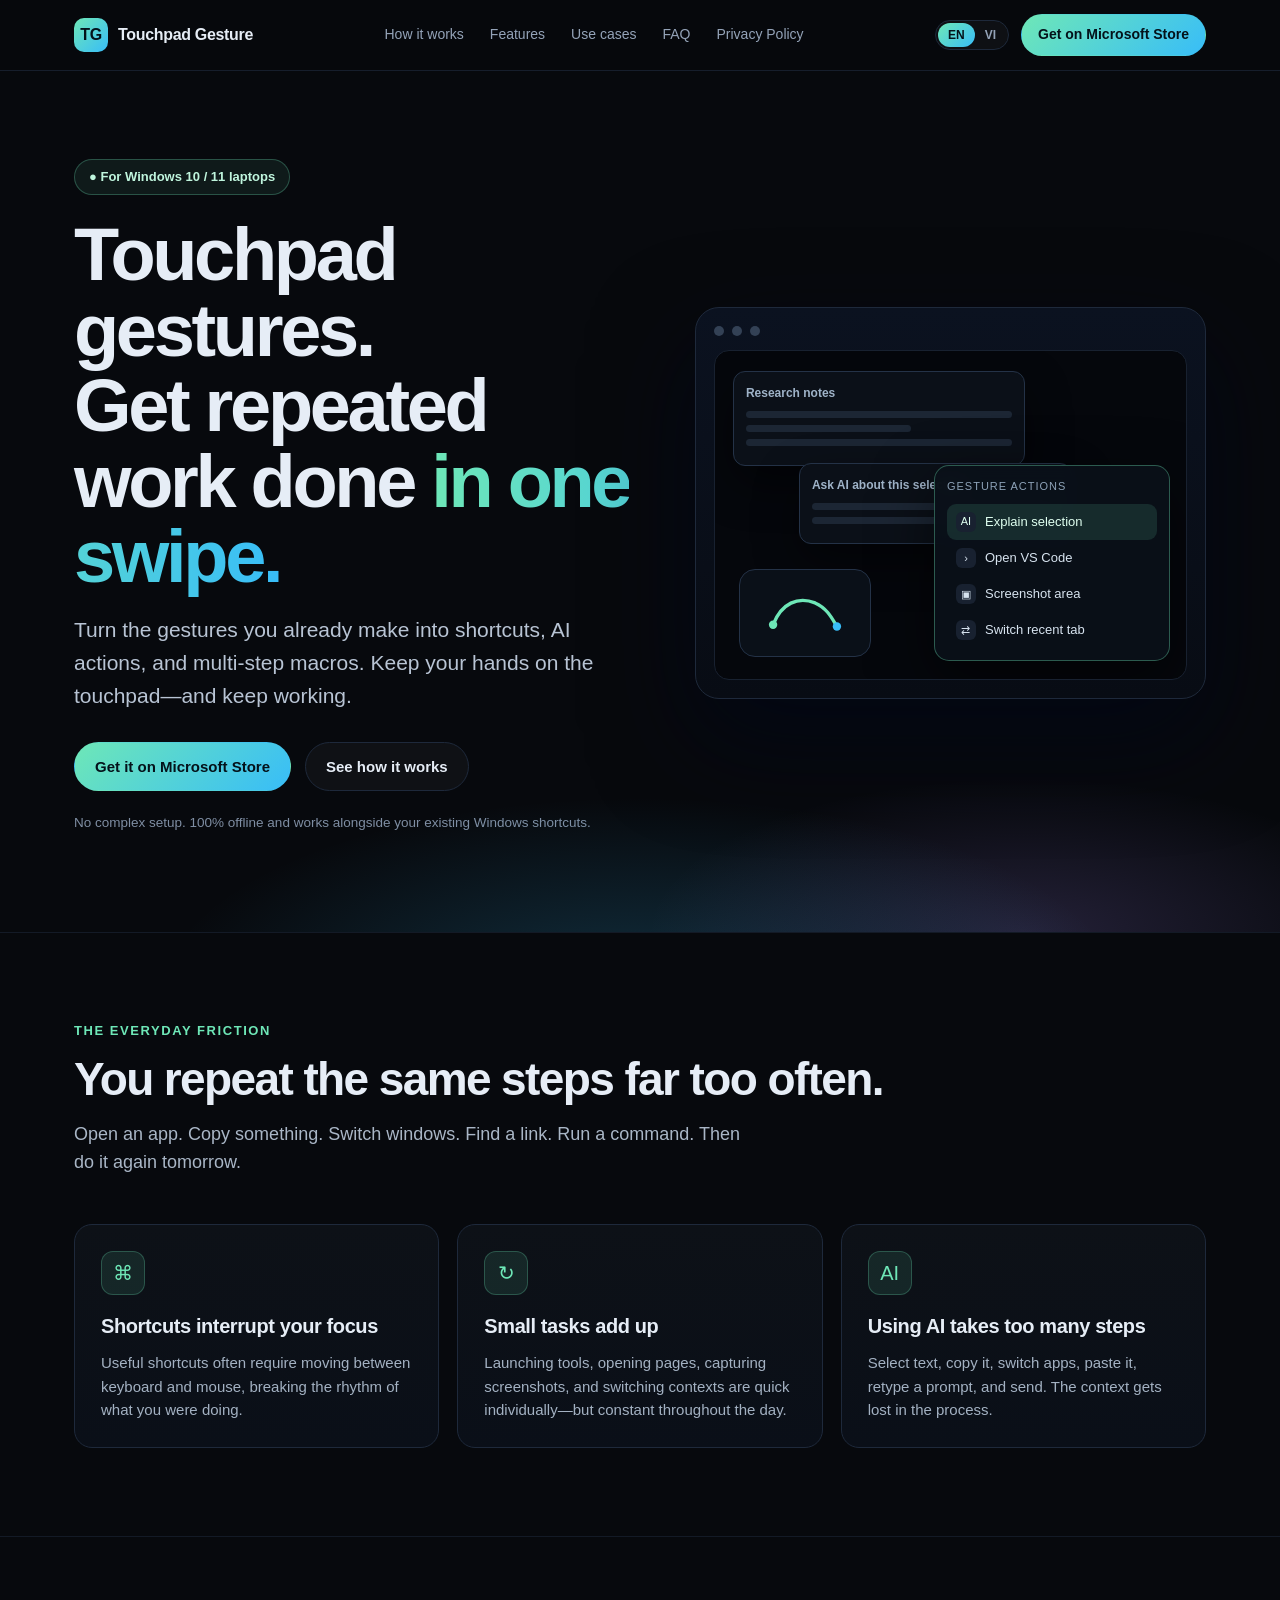
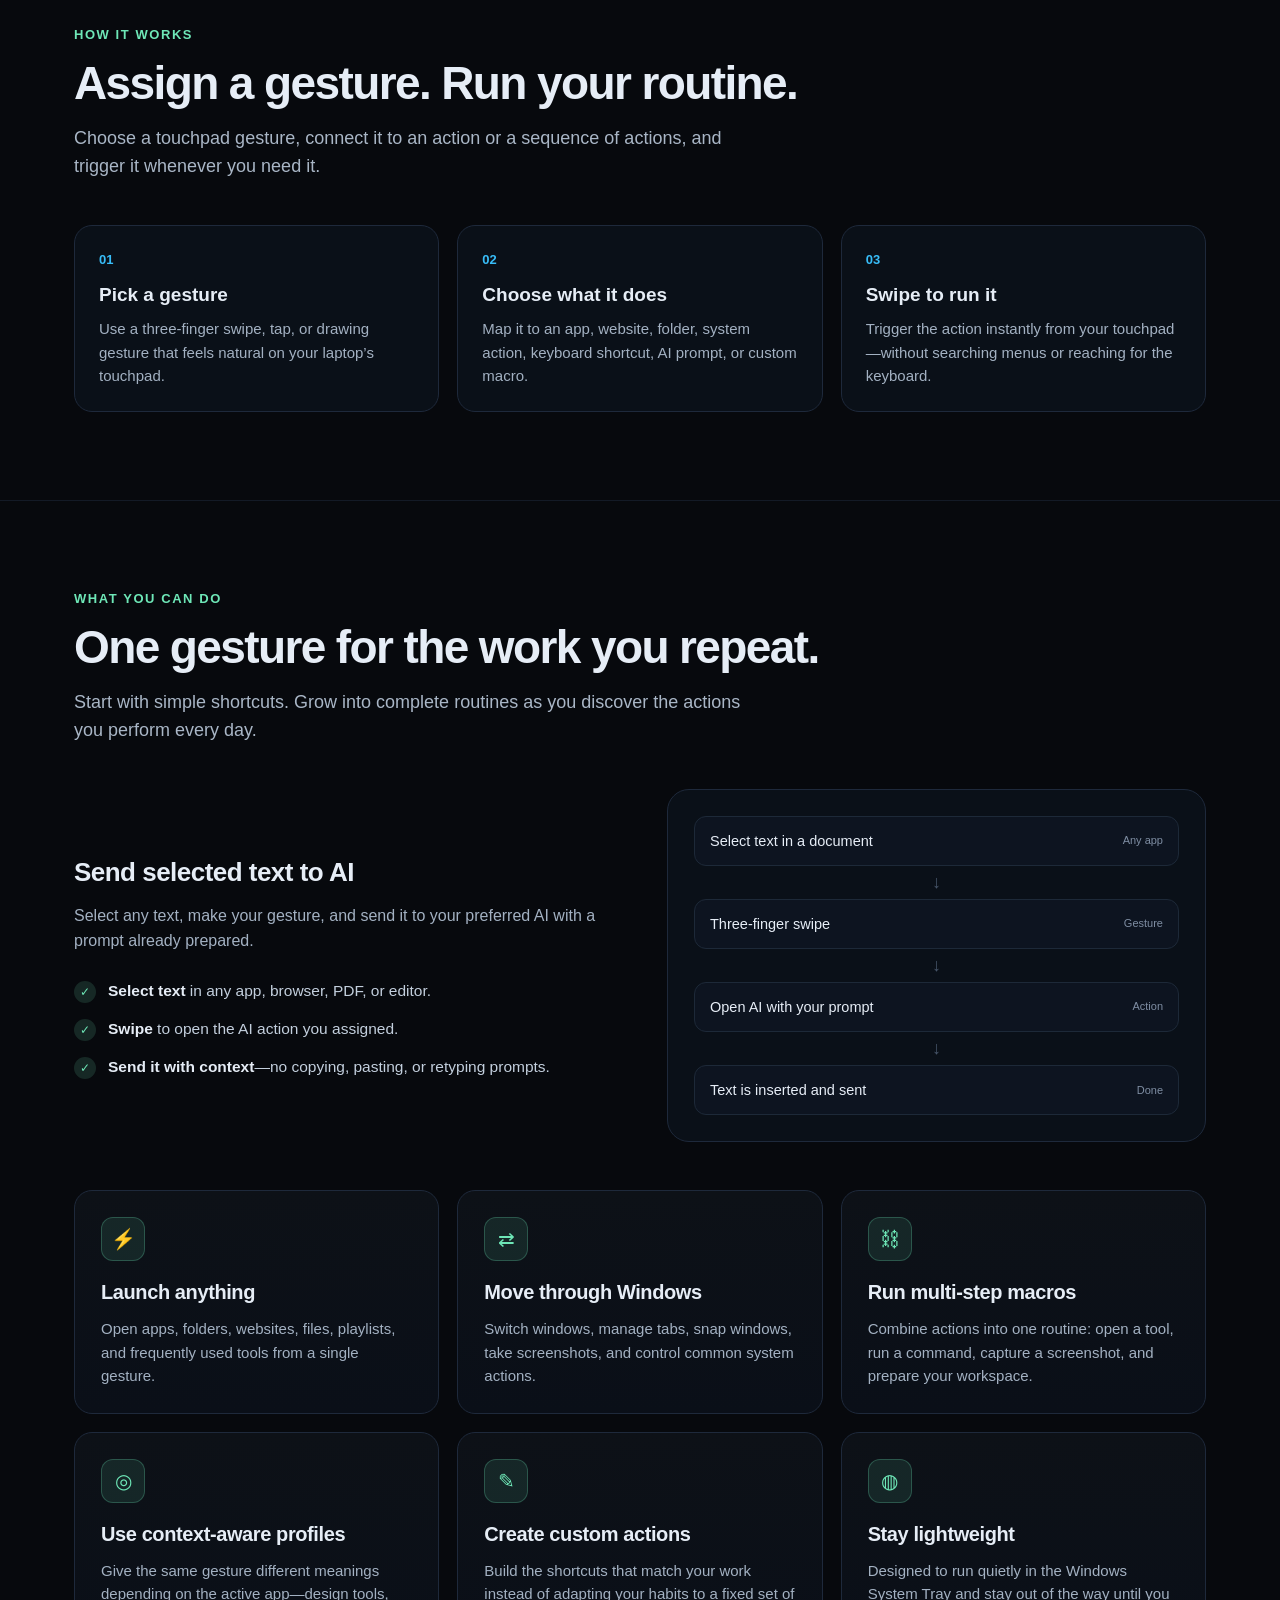
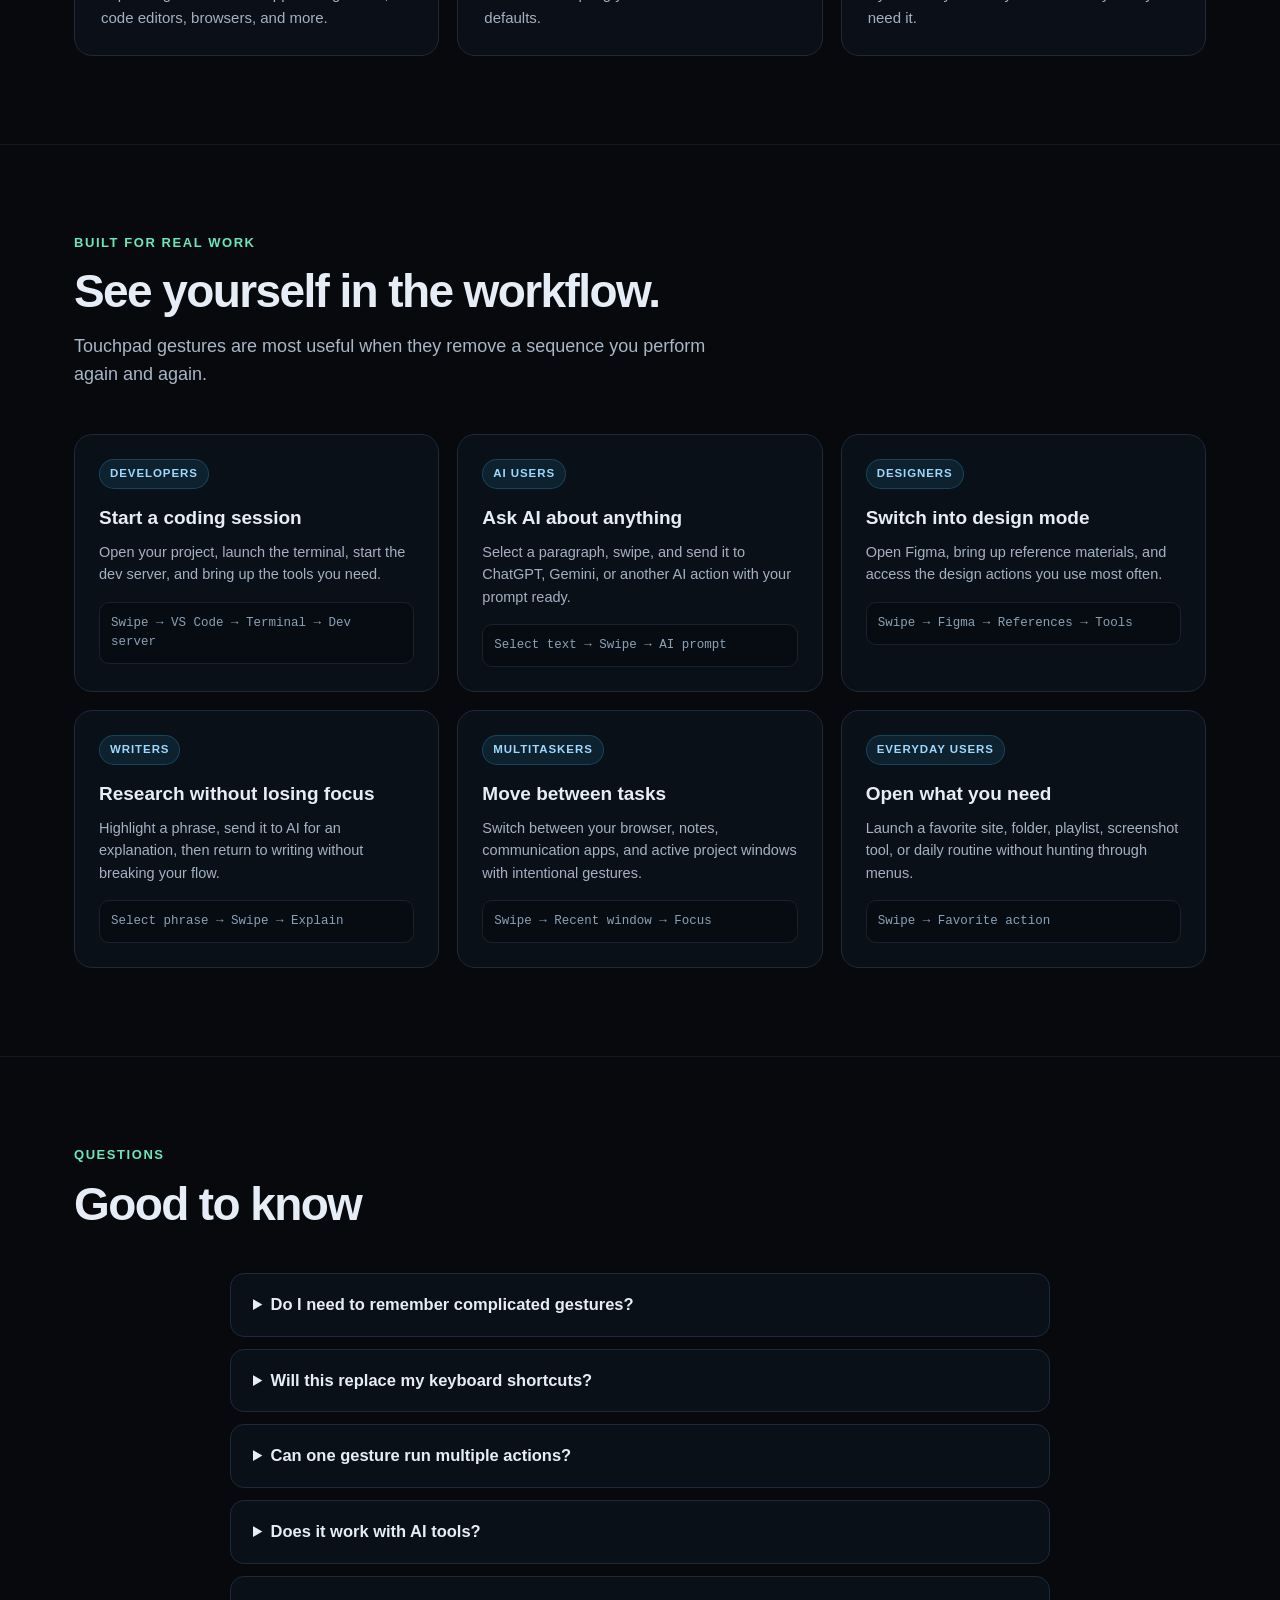
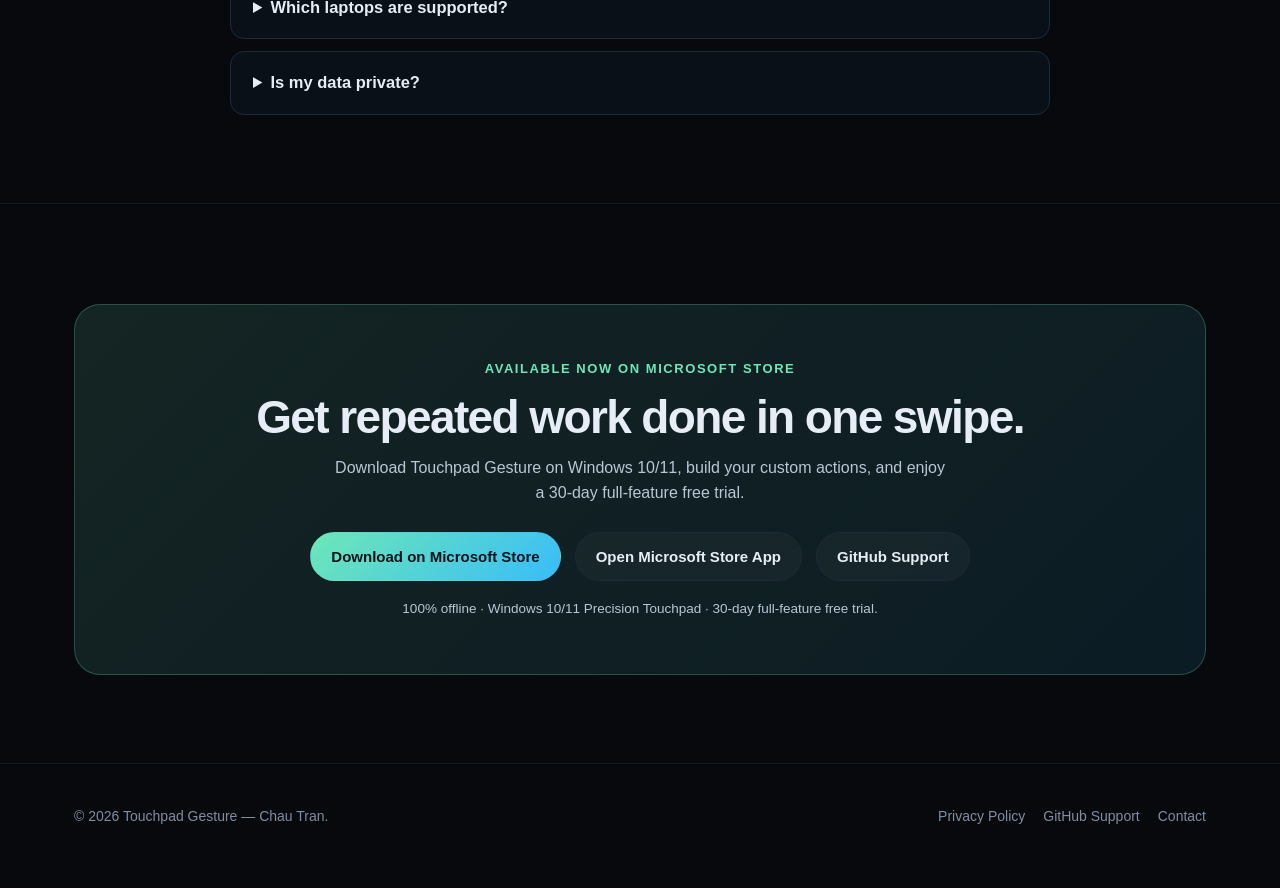
<file: index.html>
<!doctype html>
<html lang="en">
<head>
  <meta charset="utf-8" />
  <meta name="viewport" content="width=device-width,initial-scale=1" />
  <title>Touchpad Gesture — Get repeated work done in one swipe</title>
  <meta name="description" content="Assign touchpad gestures to apps, shortcuts, AI actions, and multi-step macros on Windows 10/11. Get repeated work done in one swipe—without leaving your touchpad." />
  <link rel="stylesheet" href="assets/landing.css" />
</head>
<body>

<header>
  <div class="container nav">
    <a class="brand" href="#top"><span class="mark">TG</span> <span>Touchpad Gesture</span></a>
    <nav class="nav-links" aria-label="Primary">
      <a href="#how" data-i18n="nav_how">How it works</a>
      <a href="#features" data-i18n="nav_features">Features</a>
      <a href="#usecases" data-i18n="nav_usecases">Use cases</a>
      <a href="#faq" data-i18n="nav_faq">FAQ</a>
      <a href="privacy.html" data-i18n="nav_privacy">Privacy Policy</a>
    </nav>
    <div class="nav-actions">
      <div class="lang-switch" role="group" aria-label="Language">
        <button type="button" class="lang-btn" data-lang="en">EN</button>
        <button type="button" class="lang-btn" data-lang="vi">VI</button>
      </div>
      <a class="btn btn-primary btn-sm" href="https://apps.microsoft.com/detail/9NSWQRGSGVLM" target="_blank" rel="noopener noreferrer" data-i18n="nav_cta">Get on Microsoft Store</a>
    </div>
  </div>
</header>

<main id="top">

<section class="hero">
  <div class="glow" aria-hidden="true"></div>
  <div class="container hero-grid">
    <div>
      <span class="pill" data-i18n="hero_pill">● For Windows 10 / 11 laptops</span>
      <h1 data-i18n-html="hero_title_html">Touchpad gestures.<br>Get repeated work done <span class="accent">in one swipe.</span></h1>
      <p class="sub" data-i18n="hero_sub">Turn the gestures you already make into shortcuts, AI actions, and multi-step macros. Keep your hands on the touchpad—and keep working.</p>
      <div class="hero-ctas">
        <a class="btn btn-primary" href="https://apps.microsoft.com/detail/9NSWQRGSGVLM" target="_blank" rel="noopener noreferrer" data-i18n="hero_cta_primary">Get it on Microsoft Store</a>
        <a class="btn btn-ghost" href="#how" data-i18n="hero_cta_secondary">See how it works</a>
      </div>
      <p class="trust" data-i18n="hero_trust">No complex setup. 100% offline and works alongside your existing Windows shortcuts.</p>
    </div>

    <div class="mock" aria-hidden="true">
      <div class="mock-top"><span class="dot"></span><span class="dot"></span><span class="dot"></span></div>
      <div class="mock-screen">
        <div class="window w1">
          <h4 data-i18n="mock_w1">Research notes</h4>
          <div class="bar"></div><div class="bar short"></div><div class="bar"></div>
        </div>
        <div class="window w2">
          <h4 data-i18n="mock_w2">Ask AI about this selection</h4>
          <div class="bar"></div><div class="bar short"></div>
        </div>
        <div class="palette">
          <div class="palette-title" data-i18n="mock_palette_title">Gesture actions</div>
          <div class="action active"><span class="icon-chip">AI</span> <span data-i18n="mock_act_1">Explain selection</span></div>
          <div class="action"><span class="icon-chip">›</span> <span data-i18n="mock_act_2">Open VS Code</span></div>
          <div class="action"><span class="icon-chip">▣</span> <span data-i18n="mock_act_3">Screenshot area</span></div>
          <div class="action"><span class="icon-chip">⇄</span> <span data-i18n="mock_act_4">Switch recent tab</span></div>
        </div>
        <div class="gesture">
          <svg viewBox="0 0 100 64" fill="none">
            <path d="M12 46C22 20 42 12 62 20c14 6 20 18 26 28" stroke="#6ee7b7" stroke-width="4" stroke-linecap="round" />
            <circle cx="12" cy="46" r="5" fill="#6ee7b7" />
            <circle cx="88" cy="48" r="5" fill="#38bdf8" />
          </svg>
        </div>
      </div>
    </div>
  </div>
</section>

<section class="section" id="problem">
  <div class="container">
    <div class="eyebrow" data-i18n="prob_eyebrow">The everyday friction</div>
    <h2 data-i18n="prob_title">You repeat the same steps far too often.</h2>
    <p class="lead" data-i18n="prob_lead">Open an app. Copy something. Switch windows. Find a link. Run a command. Then do it again tomorrow.</p>
    <div class="grid3">
      <div class="card">
        <div class="icon">⌘</div>
        <h3 data-i18n="prob_1_title">Shortcuts interrupt your focus</h3>
        <p data-i18n="prob_1_desc">Useful shortcuts often require moving between keyboard and mouse, breaking the rhythm of what you were doing.</p>
      </div>
      <div class="card">
        <div class="icon">↻</div>
        <h3 data-i18n="prob_2_title">Small tasks add up</h3>
        <p data-i18n="prob_2_desc">Launching tools, opening pages, capturing screenshots, and switching contexts are quick individually—but constant throughout the day.</p>
      </div>
      <div class="card">
        <div class="icon">AI</div>
        <h3 data-i18n="prob_3_title">Using AI takes too many steps</h3>
        <p data-i18n="prob_3_desc">Select text, copy it, switch apps, paste it, retype a prompt, and send. The context gets lost in the process.</p>
      </div>
    </div>
  </div>
</section>

<section class="section" id="how">
  <div class="container">
    <div class="eyebrow" data-i18n="how_eyebrow">How it works</div>
    <h2 data-i18n="how_title">Assign a gesture. Run your routine.</h2>
    <p class="lead" data-i18n="how_lead">Choose a touchpad gesture, connect it to an action or a sequence of actions, and trigger it whenever you need it.</p>
    <div class="steps">
      <div class="step">
        <div class="step-num">01</div>
        <h3 data-i18n="how_1_title">Pick a gesture</h3>
        <p data-i18n="how_1_desc">Use a three-finger swipe, tap, or drawing gesture that feels natural on your laptop’s touchpad.</p>
      </div>
      <div class="step">
        <div class="step-num">02</div>
        <h3 data-i18n="how_2_title">Choose what it does</h3>
        <p data-i18n="how_2_desc">Map it to an app, website, folder, system action, keyboard shortcut, AI prompt, or custom macro.</p>
      </div>
      <div class="step">
        <div class="step-num">03</div>
        <h3 data-i18n="how_3_title">Swipe to run it</h3>
        <p data-i18n="how_3_desc">Trigger the action instantly from your touchpad—without searching menus or reaching for the keyboard.</p>
      </div>
    </div>
  </div>
</section>

<section class="section" id="features">
  <div class="container">
    <div class="eyebrow" data-i18n="feat_eyebrow">What you can do</div>
    <h2 data-i18n="feat_title">One gesture for the work you repeat.</h2>
    <p class="lead" data-i18n="feat_lead">Start with simple shortcuts. Grow into complete routines as you discover the actions you perform every day.</p>

    <div class="split">
      <div>
        <h3 class="split-title" data-i18n="ai_title">Send selected text to AI</h3>
        <p class="split-desc" data-i18n="ai_desc">Select any text, make your gesture, and send it to your preferred AI with a prompt already prepared.</p>
        <div class="checklist">
          <div class="check"><span class="check-icon">✓</span><span data-i18n-html="ai_c1_html"><b>Select text</b> in any app, browser, PDF, or editor.</span></div>
          <div class="check"><span class="check-icon">✓</span><span data-i18n-html="ai_c2_html"><b>Swipe</b> to open the AI action you assigned.</span></div>
          <div class="check"><span class="check-icon">✓</span><span data-i18n-html="ai_c3_html"><b>Send it with context</b>—no copying, pasting, or retyping prompts.</span></div>
        </div>
      </div>
      <div class="panel">
        <div class="flow">
          <div class="flow-row"><span data-i18n="ai_f1">Select text in a document</span> <span class="tag" data-i18n="ai_f1_tag">Any app</span></div>
          <div class="arrow">↓</div>
          <div class="flow-row"><span data-i18n="ai_f2">Three-finger swipe</span> <span class="tag" data-i18n="ai_f2_tag">Gesture</span></div>
          <div class="arrow">↓</div>
          <div class="flow-row"><span data-i18n="ai_f3">Open AI with your prompt</span> <span class="tag" data-i18n="ai_f3_tag">Action</span></div>
          <div class="arrow">↓</div>
          <div class="flow-row"><span data-i18n="ai_f4">Text is inserted and sent</span> <span class="tag" data-i18n="ai_f4_tag">Done</span></div>
        </div>
      </div>
    </div>

    <div class="grid3">
      <div class="card">
        <div class="icon">⚡</div>
        <h3 data-i18n="fcard_1_title">Launch anything</h3>
        <p data-i18n="fcard_1_desc">Open apps, folders, websites, files, playlists, and frequently used tools from a single gesture.</p>
      </div>
      <div class="card">
        <div class="icon">⇄</div>
        <h3 data-i18n="fcard_2_title">Move through Windows</h3>
        <p data-i18n="fcard_2_desc">Switch windows, manage tabs, snap windows, take screenshots, and control common system actions.</p>
      </div>
      <div class="card">
        <div class="icon">⛓</div>
        <h3 data-i18n="fcard_3_title">Run multi-step macros</h3>
        <p data-i18n="fcard_3_desc">Combine actions into one routine: open a tool, run a command, capture a screenshot, and prepare your workspace.</p>
      </div>
      <div class="card">
        <div class="icon">◎</div>
        <h3 data-i18n="fcard_4_title">Use context-aware profiles</h3>
        <p data-i18n="fcard_4_desc">Give the same gesture different meanings depending on the active app—design tools, code editors, browsers, and more.</p>
      </div>
      <div class="card">
        <div class="icon">✎</div>
        <h3 data-i18n="fcard_5_title">Create custom actions</h3>
        <p data-i18n="fcard_5_desc">Build the shortcuts that match your work instead of adapting your habits to a fixed set of defaults.</p>
      </div>
      <div class="card">
        <div class="icon">◍</div>
        <h3 data-i18n="fcard_6_title">Stay lightweight</h3>
        <p data-i18n="fcard_6_desc">Designed to run quietly in the Windows System Tray and stay out of the way until you need it.</p>
      </div>
    </div>
  </div>
</section>

<section class="section" id="usecases">
  <div class="container">
    <div class="eyebrow" data-i18n="uc_eyebrow">Built for real work</div>
    <h2 data-i18n="uc_title">See yourself in the workflow.</h2>
    <p class="lead" data-i18n="uc_lead">Touchpad gestures are most useful when they remove a sequence you perform again and again.</p>
    <div class="usecases">
      <div class="usecase">
        <span class="badge" data-i18n="uc_1_badge">Developers</span>
        <h3 data-i18n="uc_1_title">Start a coding session</h3>
        <p data-i18n="uc_1_desc">Open your project, launch the terminal, start the dev server, and bring up the tools you need.</p>
        <div class="mini" data-i18n="uc_1_mini">Swipe → VS Code → Terminal → Dev server</div>
      </div>
      <div class="usecase">
        <span class="badge" data-i18n="uc_2_badge">AI users</span>
        <h3 data-i18n="uc_2_title">Ask AI about anything</h3>
        <p data-i18n="uc_2_desc">Select a paragraph, swipe, and send it to ChatGPT, Gemini, or another AI action with your prompt ready.</p>
        <div class="mini" data-i18n="uc_2_mini">Select text → Swipe → AI prompt</div>
      </div>
      <div class="usecase">
        <span class="badge" data-i18n="uc_3_badge">Designers</span>
        <h3 data-i18n="uc_3_title">Switch into design mode</h3>
        <p data-i18n="uc_3_desc">Open Figma, bring up reference materials, and access the design actions you use most often.</p>
        <div class="mini" data-i18n="uc_3_mini">Swipe → Figma → References → Tools</div>
      </div>
      <div class="usecase">
        <span class="badge" data-i18n="uc_4_badge">Writers</span>
        <h3 data-i18n="uc_4_title">Research without losing focus</h3>
        <p data-i18n="uc_4_desc">Highlight a phrase, send it to AI for an explanation, then return to writing without breaking your flow.</p>
        <div class="mini" data-i18n="uc_4_mini">Select phrase → Swipe → Explain</div>
      </div>
      <div class="usecase">
        <span class="badge" data-i18n="uc_5_badge">Multitaskers</span>
        <h3 data-i18n="uc_5_title">Move between tasks</h3>
        <p data-i18n="uc_5_desc">Switch between your browser, notes, communication apps, and active project windows with intentional gestures.</p>
        <div class="mini" data-i18n="uc_5_mini">Swipe → Recent window → Focus</div>
      </div>
      <div class="usecase">
        <span class="badge" data-i18n="uc_6_badge">Everyday users</span>
        <h3 data-i18n="uc_6_title">Open what you need</h3>
        <p data-i18n="uc_6_desc">Launch a favorite site, folder, playlist, screenshot tool, or daily routine without hunting through menus.</p>
        <div class="mini" data-i18n="uc_6_mini">Swipe → Favorite action</div>
      </div>
    </div>
  </div>
</section>

<section class="section" id="faq">
  <div class="container">
    <div class="eyebrow" data-i18n="faq_eyebrow">Questions</div>
    <h2 data-i18n="faq_title">Good to know</h2>
    <div class="faq">
      <details>
        <summary data-i18n="faq_1_q">Do I need to remember complicated gestures?</summary>
        <p data-i18n="faq_1_a">No. Start with a few gestures for the actions you use most. You can add more only when a repeated task becomes worth automating.</p>
      </details>
      <details>
        <summary data-i18n="faq_2_q">Will this replace my keyboard shortcuts?</summary>
        <p data-i18n="faq_2_a">No. It gives you another way to trigger the actions you already rely on—especially when your hands are already on the touchpad.</p>
      </details>
      <details>
        <summary data-i18n="faq_3_q">Can one gesture run multiple actions?</summary>
        <p data-i18n="faq_3_a">Yes. You can create a macro that runs a sequence of actions, such as opening an app, switching windows, running a command, or preparing an AI prompt.</p>
      </details>
      <details>
        <summary data-i18n="faq_4_q">Does it work with AI tools?</summary>
        <p data-i18n="faq_4_a">You can assign a gesture to an AI action. For example, select text, swipe, and send it to your preferred AI with a prepared prompt.</p>
      </details>
      <details>
        <summary data-i18n="faq_5_q">Which laptops are supported?</summary>
        <p data-i18n="faq_5_a">Touchpad Gesture is designed for Windows 10 (Build 19041+) and Windows 11 (x64) laptops with a Windows Precision Touchpad. Gesture support and reliability can vary by touchpad hardware and drivers.</p>
      </details>
      <details>
        <summary data-i18n="faq_6_q">Is my data private?</summary>
        <p data-i18n="faq_6_a">Yes. Touchpad Gesture is 100% offline—your gesture configuration and actions remain on your device, with zero telemetry. The app does not require your AI account credentials to trigger an AI action.</p>
      </details>
    </div>
  </div>
</section>

<section class="section" id="early-access">
  <div class="container">
    <div class="cta-box">
      <div class="eyebrow" data-i18n="cta_eyebrow">Available now on Microsoft Store</div>
      <h2 data-i18n="cta_title">Get repeated work done in one swipe.</h2>
      <p data-i18n="cta_desc">Download Touchpad Gesture on Windows 10/11, build your custom actions, and enjoy a 30-day full-feature free trial.</p>
      <div class="cta-actions">
        <a class="btn btn-primary" href="https://apps.microsoft.com/detail/9NSWQRGSGVLM" target="_blank" rel="noopener noreferrer" data-i18n="cta_btn_primary">Download on Microsoft Store</a>
        <a class="btn btn-ghost" href="ms-windows-store://pdp/?productid=9NSWQRGSGVLM" data-i18n="cta_btn_open_store_app">Open Microsoft Store App</a>
        <a class="btn btn-ghost" href="https://github.com/chautnus/touchpad-gesture-site/issues" target="_blank" rel="noopener noreferrer" data-i18n="cta_btn_secondary">GitHub Support</a>
      </div>
      <p class="trust" data-i18n="cta_trust">100% offline · Windows 10/11 Precision Touchpad · 30-day full-feature free trial.</p>
    </div>
  </div>
</section>

</main>

<footer>
  <div class="container footer-grid">
    <div data-i18n="footer_copy">© 2026 Touchpad Gesture — Chau Tran.</div>
    <div class="footer-links">
      <a href="privacy.html" data-i18n="nav_privacy">Privacy Policy</a>
      <a href="https://github.com/chautnus/touchpad-gesture-site/issues" target="_blank" rel="noopener noreferrer" data-i18n="footer_support">GitHub Support</a>
      <a href="mailto:chautnus@gmail.com" data-i18n="footer_contact">Contact</a>
    </div>
  </div>
</footer>

<script src="assets/i18n.js"></script>
</body>
</html>
</file>
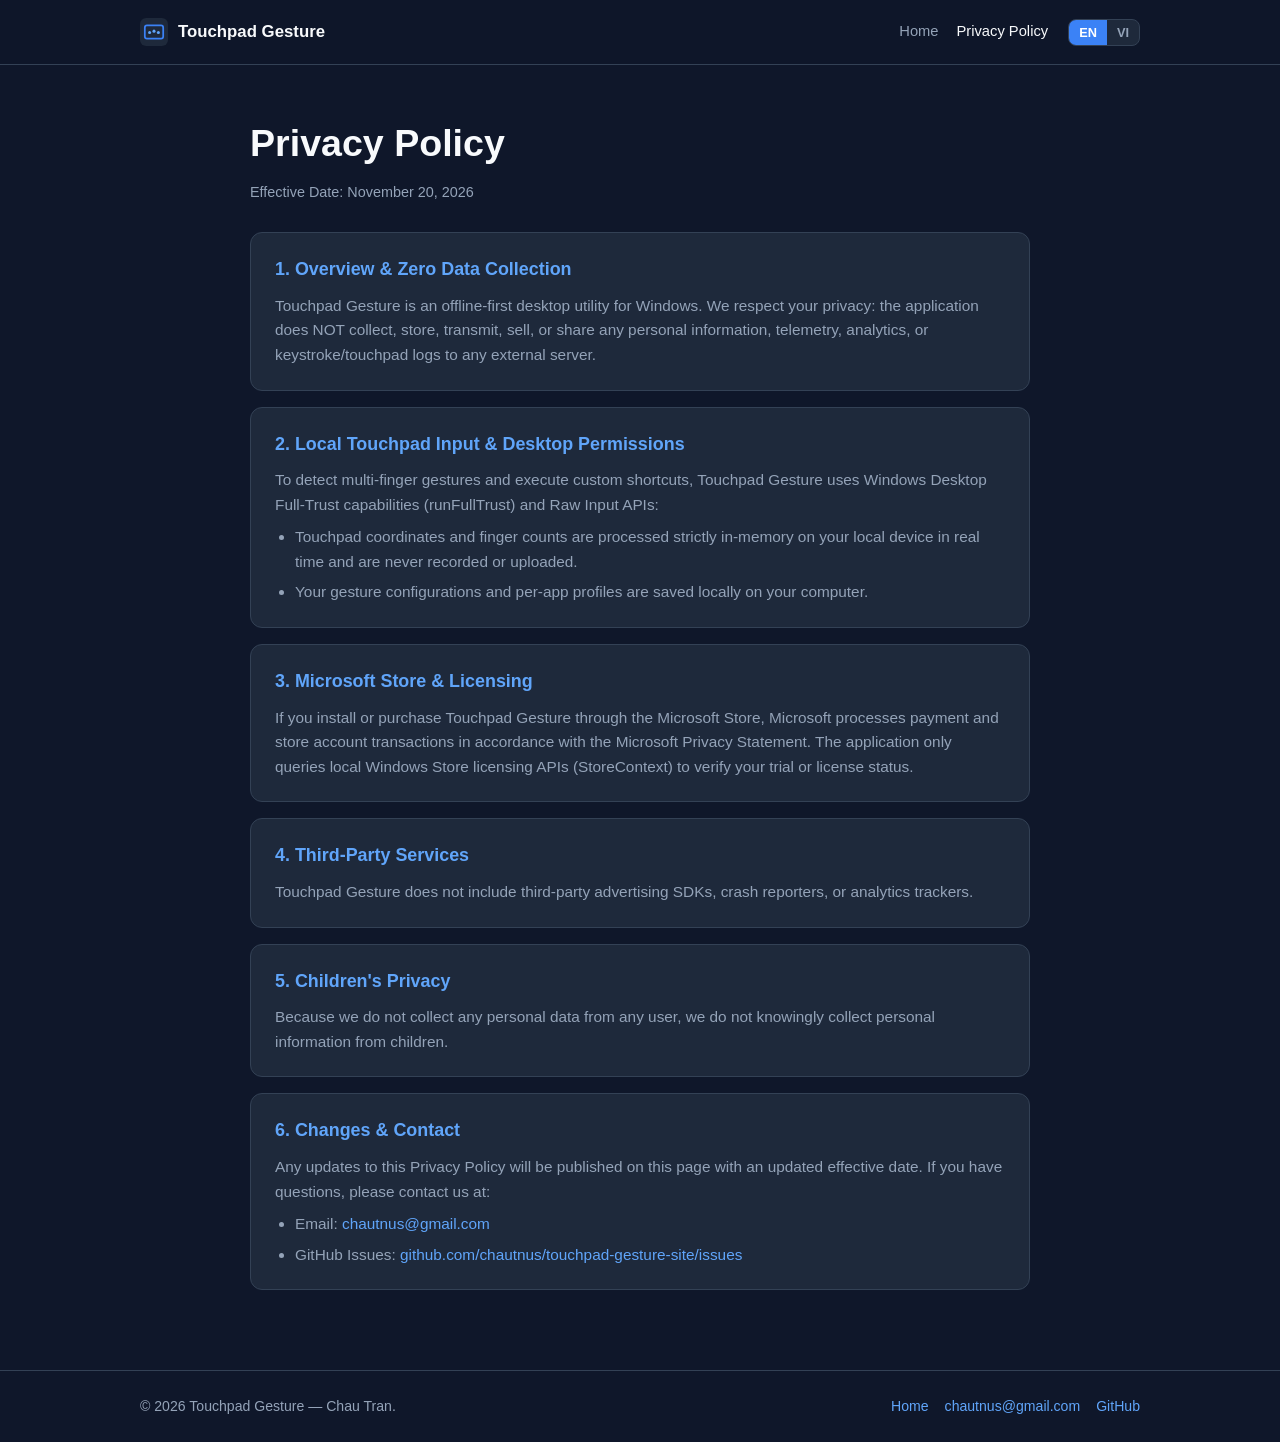
<file: privacy.html>
<!DOCTYPE html>
<html lang="en">
<head>
  <meta charset="UTF-8" />
  <meta name="viewport" content="width=device-width, initial-scale=1.0" />
  <title>Privacy Policy — Touchpad Gesture</title>
  <meta name="description" content="Privacy Policy for Touchpad Gesture on Windows 10/11 and Microsoft Store." />
  <link rel="stylesheet" href="assets/site.css" />
</head>
<body>
  <header class="site-header">
    <div class="container header-inner">
      <a class="brand" href="index.html">
        <svg width="28" height="28" viewBox="0 0 64 64" aria-hidden="true">
          <rect width="64" height="64" rx="14" fill="#1e293b" />
          <rect x="11" y="17" width="42" height="30" rx="5" fill="none" stroke="#3b82f6" stroke-width="4" />
          <circle cx="22" cy="33" r="3.5" fill="#60a5fa" />
          <circle cx="32" cy="30" r="3.5" fill="#60a5fa" />
          <circle cx="42" cy="33" r="3.5" fill="#60a5fa" />
        </svg>
        <span>Touchpad Gesture</span>
      </a>

      <div class="nav-group">
        <nav class="nav-links" aria-label="Primary">
          <a href="index.html" data-i18n="nav_home">Home</a>
          <a href="privacy.html" class="active" data-i18n="nav_privacy">Privacy Policy</a>
        </nav>

        <div class="lang-switch" role="group" aria-label="Language">
          <button type="button" class="lang-btn" data-lang="en">EN</button>
          <button type="button" class="lang-btn" data-lang="vi">VI</button>
        </div>
      </div>
    </div>
  </header>

  <main>
    <div class="container">
      <article class="doc-wrap">
        <h1 data-i18n="priv_title">Privacy Policy</h1>
        <p class="doc-meta" data-i18n="priv_updated">Effective Date: November 20, 2026</p>

        <section class="doc-section">
          <h2 data-i18n="priv_s1_title">1. Overview &amp; Zero Data Collection</h2>
          <p data-i18n="priv_s1_body">
            Touchpad Gesture is an offline-first desktop utility for Windows. We respect your privacy: the application does NOT collect, store, transmit, sell, or share any personal information, telemetry, analytics, or keystroke/touchpad logs to any external server.
          </p>
        </section>

        <section class="doc-section">
          <h2 data-i18n="priv_s2_title">2. Local Touchpad Input &amp; Desktop Permissions</h2>
          <p data-i18n="priv_s2_body">
            To detect multi-finger gestures and execute custom shortcuts, Touchpad Gesture uses Windows Desktop Full-Trust capabilities (runFullTrust) and Raw Input APIs:
          </p>
          <ul>
            <li data-i18n="priv_s2_l1">
              Touchpad coordinates and finger counts are processed strictly in-memory on your local device in real time and are never recorded or uploaded.
            </li>
            <li data-i18n="priv_s2_l2">
              Your gesture configurations and per-app profiles are saved locally on your computer.
            </li>
          </ul>
        </section>

        <section class="doc-section">
          <h2 data-i18n="priv_s3_title">3. Microsoft Store &amp; Licensing</h2>
          <p data-i18n="priv_s3_body">
            If you install or purchase Touchpad Gesture through the Microsoft Store, Microsoft processes payment and store account transactions in accordance with the Microsoft Privacy Statement. The application only queries local Windows Store licensing APIs (StoreContext) to verify your trial or license status.
          </p>
        </section>

        <section class="doc-section">
          <h2 data-i18n="priv_s4_title">4. Third-Party Services</h2>
          <p data-i18n="priv_s4_body">
            Touchpad Gesture does not include third-party advertising SDKs, crash reporters, or analytics trackers.
          </p>
        </section>

        <section class="doc-section">
          <h2 data-i18n="priv_s5_title">5. Children's Privacy</h2>
          <p data-i18n="priv_s5_body">
            Because we do not collect any personal data from any user, we do not knowingly collect personal information from children.
          </p>
        </section>

        <section class="doc-section">
          <h2 data-i18n="priv_s6_title">6. Changes &amp; Contact</h2>
          <p data-i18n="priv_s6_body">
            Any updates to this Privacy Policy will be published on this page with an updated effective date. If you have questions, please contact us at:
          </p>
          <ul>
            <li>
              <span data-i18n="support_email_label">Email:</span>
              <a href="mailto:chautnus@gmail.com">chautnus@gmail.com</a>
            </li>
            <li>
              <span data-i18n="support_github_label">GitHub Issues:</span>
              <a href="https://github.com/chautnus/touchpad-gesture-site/issues" target="_blank" rel="noopener noreferrer">
                github.com/chautnus/touchpad-gesture-site/issues
              </a>
            </li>
          </ul>
        </section>
      </article>
    </div>
  </main>

  <footer class="site-footer">
    <div class="container footer-inner">
      <span data-i18n="footer_copy">© 2026 Touchpad Gesture — Chau Tran.</span>
      <div class="footer-links">
        <a href="index.html" data-i18n="nav_home">Home</a>
        <a href="mailto:chautnus@gmail.com">chautnus@gmail.com</a>
        <a href="https://github.com/chautnus/touchpad-gesture-site" target="_blank" rel="noopener noreferrer">GitHub</a>
      </div>
    </div>
  </footer>

  <script src="assets/i18n.js"></script>
</body>
</html>
</file>
<file: assets/landing.css>
:root {
  --bg: #07090d;
  --panel: #0d1117;
  --panel2: #111823;
  --line: #1e293b;
  --text: #e6edf6;
  --muted: #94a3b8;
  --accent: #6ee7b7;
  --accent2: #38bdf8;
  --violet: #a78bfa;
  --radius: 18px;
  --max: 1180px;
}

* {
  box-sizing: border-box;
}

html {
  scroll-behavior: smooth;
}

body {
  margin: 0;
  background: var(--bg);
  color: var(--text);
  font-family: Inter, -apple-system, BlinkMacSystemFont, "Segoe UI", Roboto, Arial, sans-serif;
  line-height: 1.55;
  -webkit-font-smoothing: antialiased;
}

a {
  color: inherit;
  text-decoration: none;
}

.container {
  max-width: var(--max);
  margin: 0 auto;
  padding: 0 24px;
}

/* Header & Navigation */
header {
  position: sticky;
  top: 0;
  z-index: 50;
  background: rgba(7, 9, 13, 0.82);
  backdrop-filter: blur(14px);
  border-bottom: 1px solid rgba(30, 41, 59, 0.7);
}

.nav {
  display: flex;
  align-items: center;
  justify-content: space-between;
  gap: 16px;
  height: 70px;
}

.brand {
  display: flex;
  align-items: center;
  gap: 10px;
  font-weight: 750;
  letter-spacing: -0.02em;
  white-space: nowrap;
}

.mark {
  width: 34px;
  height: 34px;
  border-radius: 10px;
  background: linear-gradient(135deg, var(--accent), var(--accent2));
  display: grid;
  place-items: center;
  color: #04121a;
  font-weight: 900;
}

.nav-links {
  display: flex;
  gap: 26px;
  color: var(--muted);
  font-size: 14px;
}

.nav-links a:hover {
  color: var(--text);
}

.nav-actions {
  display: flex;
  align-items: center;
  gap: 12px;
}

.lang-switch {
  display: inline-flex;
  background: rgba(255, 255, 255, 0.03);
  border: 1px solid var(--line);
  border-radius: 999px;
  padding: 2px;
}

.lang-btn {
  background: transparent;
  color: var(--muted);
  border: none;
  border-radius: 999px;
  padding: 5px 10px;
  font-size: 12px;
  font-weight: 700;
  cursor: pointer;
  transition: 0.16s;
}

.lang-btn:hover {
  color: var(--text);
}

.lang-btn.active {
  background: linear-gradient(135deg, var(--accent), var(--accent2));
  color: #04121a;
}

/* Buttons & Pill */
.btn {
  display: inline-flex;
  align-items: center;
  justify-content: center;
  gap: 9px;
  border-radius: 999px;
  padding: 12px 20px;
  font-weight: 650;
  font-size: 15px;
  border: 1px solid transparent;
  cursor: pointer;
  transition: 0.18s;
  white-space: nowrap;
}

.btn-sm {
  padding: 9px 16px;
  font-size: 14px;
}

.btn-primary {
  background: linear-gradient(135deg, var(--accent), var(--accent2));
  color: #04121a;
}

.btn-primary:hover {
  filter: brightness(1.08);
  transform: translateY(-1px);
}

.btn-ghost {
  border-color: var(--line);
  color: var(--text);
  background: rgba(255, 255, 255, 0.03);
}

.btn-ghost:hover {
  border-color: #334155;
  background: rgba(255, 255, 255, 0.06);
}

.pill {
  display: inline-flex;
  align-items: center;
  gap: 8px;
  padding: 7px 14px;
  border: 1px solid rgba(110, 231, 183, 0.28);
  background: rgba(110, 231, 183, 0.08);
  color: #bff5dd;
  border-radius: 999px;
  font-size: 13px;
  font-weight: 600;
}

/* Hero */
.hero {
  position: relative;
  overflow: hidden;
  padding: 88px 0 84px;
}

.glow {
  position: absolute;
  inset: auto -10% -45% -10%;
  height: 640px;
  background:
    radial-gradient(45% 45% at 50% 50%, rgba(56, 189, 248, 0.22), transparent 70%),
    radial-gradient(35% 35% at 75% 40%, rgba(167, 139, 250, 0.18), transparent 70%);
  pointer-events: none;
}

h1 {
  font-size: clamp(40px, 6.3vw, 74px);
  line-height: 1.02;
  letter-spacing: -0.045em;
  margin: 22px 0 20px;
  font-weight: 820;
}

h1 .accent {
  background: linear-gradient(90deg, var(--accent), var(--accent2));
  -webkit-background-clip: text;
  background-clip: text;
  color: transparent;
}

.sub {
  color: #b8c4d4;
  font-size: clamp(17px, 2vw, 21px);
  max-width: 680px;
  margin: 0 0 30px;
}

.hero-ctas {
  display: flex;
  gap: 14px;
  flex-wrap: wrap;
  margin-bottom: 22px;
}

.trust {
  color: #7f8ea3;
  font-size: 13.5px;
}

.hero-grid {
  display: grid;
  grid-template-columns: 1.05fr 0.95fr;
  gap: 56px;
  align-items: center;
}

/* Hero Mockup */
.mock {
  border: 1px solid var(--line);
  background: linear-gradient(180deg, #0b1220, #080c14);
  border-radius: 24px;
  padding: 18px;
  box-shadow: 0 40px 100px rgba(2, 6, 23, 0.65);
}

.mock-top {
  display: flex;
  align-items: center;
  gap: 8px;
  margin-bottom: 14px;
}

.dot {
  width: 10px;
  height: 10px;
  border-radius: 50%;
  background: #334155;
}

.mock-screen {
  background: #05070c;
  border: 1px solid #182130;
  border-radius: 15px;
  padding: 18px;
  min-height: 330px;
  position: relative;
  overflow: hidden;
}

.window {
  position: absolute;
  border: 1px solid #243247;
  border-radius: 12px;
  background: #0b1018;
  padding: 12px;
  width: 62%;
  box-shadow: 0 18px 45px rgba(0, 0, 0, 0.45);
}

.window h4 {
  margin: 0 0 8px;
  font-size: 12px;
  color: #9fb3c8;
}

.bar {
  height: 7px;
  border-radius: 99px;
  background: #1c2634;
  margin: 7px 0;
}

.bar.short {
  width: 62%;
}

.w1 {
  top: 20px;
  left: 18px;
}

.w2 {
  top: 112px;
  left: 84px;
  width: 58%;
}

.palette {
  position: absolute;
  right: 16px;
  bottom: 18px;
  width: 236px;
  background: rgba(10, 16, 25, 0.94);
  border: 1px solid rgba(110, 231, 183, 0.35);
  border-radius: 15px;
  padding: 12px;
  box-shadow: 0 22px 60px rgba(0, 0, 0, 0.55);
  backdrop-filter: blur(8px);
}

.palette-title {
  font-size: 11px;
  letter-spacing: 0.09em;
  text-transform: uppercase;
  color: #8ea3b8;
  margin-bottom: 9px;
}

.action {
  display: flex;
  align-items: center;
  gap: 9px;
  padding: 8px 9px;
  border-radius: 9px;
  font-size: 13px;
  color: #d7e3ef;
}

.action.active {
  background: rgba(110, 231, 183, 0.13);
  color: #dffff0;
}

.action span.icon-chip {
  width: 20px;
  height: 20px;
  border-radius: 6px;
  background: #182130;
  display: grid;
  place-items: center;
  font-size: 11px;
  flex-shrink: 0;
}

.gesture {
  position: absolute;
  left: 24px;
  bottom: 22px;
  width: 132px;
  height: 88px;
  border-radius: 16px;
  background: #0a1018;
  border: 1px solid #243247;
  display: grid;
  place-items: center;
}

.gesture svg {
  width: 84px;
  height: 54px;
}

/* Sections */
.section {
  padding: 88px 0;
  border-top: 1px solid rgba(30, 41, 59, 0.55);
}

.eyebrow {
  color: var(--accent);
  font-size: 13px;
  font-weight: 750;
  letter-spacing: 0.12em;
  text-transform: uppercase;
  margin-bottom: 14px;
}

h2 {
  font-size: clamp(30px, 4.2vw, 46px);
  line-height: 1.08;
  letter-spacing: -0.035em;
  margin: 0 0 16px;
  font-weight: 790;
}

.lead {
  color: #a9b6c6;
  font-size: 18px;
  max-width: 680px;
  margin: 0;
}

.grid3 {
  display: grid;
  grid-template-columns: repeat(3, 1fr);
  gap: 18px;
  margin-top: 48px;
}

.card {
  background: linear-gradient(180deg, var(--panel), #0a0f18);
  border: 1px solid var(--line);
  border-radius: var(--radius);
  padding: 26px;
}

.card h3 {
  margin: 16px 0 9px;
  font-size: 20px;
  letter-spacing: -0.02em;
}

.card p {
  margin: 0;
  color: #a3b1c2;
  font-size: 15px;
}

.icon {
  width: 44px;
  height: 44px;
  border-radius: 12px;
  display: grid;
  place-items: center;
  background: rgba(110, 231, 183, 0.1);
  border: 1px solid rgba(110, 231, 183, 0.25);
  color: var(--accent);
  font-size: 20px;
}

/* Steps */
.steps {
  display: grid;
  grid-template-columns: repeat(3, 1fr);
  gap: 18px;
  margin-top: 44px;
}

.step {
  background: #0a1018;
  border: 1px solid var(--line);
  border-radius: var(--radius);
  padding: 24px;
}

.step-num {
  font-size: 13px;
  color: var(--accent2);
  font-weight: 750;
  margin-bottom: 10px;
}

.step h3 {
  margin: 0 0 8px;
  font-size: 19px;
}

.step p {
  margin: 0;
  color: #a3b1c2;
  font-size: 15px;
}

/* Split AI Flow */
.split {
  display: grid;
  grid-template-columns: 1fr 1fr;
  gap: 54px;
  align-items: center;
  margin-top: 44px;
}

.split-title {
  font-size: 26px;
  letter-spacing: -0.02em;
  margin: 0 0 12px;
}

.split-desc {
  color: #a3b1c2;
  margin: 0 0 22px;
}

.panel {
  background: #0a1018;
  border: 1px solid var(--line);
  border-radius: 22px;
  padding: 26px;
}

.flow {
  display: flex;
  flex-direction: column;
  gap: 10px;
}

.flow-row {
  display: flex;
  align-items: center;
  gap: 12px;
  background: #0d1420;
  border: 1px solid #1d2938;
  border-radius: 12px;
  padding: 13px 15px;
  font-size: 14.5px;
}

.flow-row .tag {
  margin-left: auto;
  font-size: 11px;
  color: #7f8ea3;
}

.arrow {
  color: #475569;
  text-align: center;
  font-size: 18px;
  line-height: 0.7;
}

.checklist {
  display: grid;
  gap: 14px;
  margin-top: 26px;
}

.check {
  display: flex;
  gap: 12px;
  color: #c3cfdd;
  font-size: 15.5px;
}

.check b {
  color: var(--text);
}

.check-icon {
  flex: 0 0 auto;
  width: 22px;
  height: 22px;
  border-radius: 50%;
  background: rgba(110, 231, 183, 0.14);
  color: var(--accent);
  display: grid;
  place-items: center;
  font-size: 12px;
  margin-top: 2px;
}

/* Use Cases */
.usecases {
  display: grid;
  grid-template-columns: repeat(3, 1fr);
  gap: 18px;
  margin-top: 46px;
}

.usecase {
  background: #0a1018;
  border: 1px solid var(--line);
  border-radius: var(--radius);
  padding: 24px;
}

.badge {
  display: inline-block;
  font-size: 11.5px;
  font-weight: 700;
  letter-spacing: 0.08em;
  text-transform: uppercase;
  color: #9fd8ff;
  background: rgba(56, 189, 248, 0.1);
  border: 1px solid rgba(56, 189, 248, 0.22);
  padding: 5px 10px;
  border-radius: 999px;
  margin-bottom: 14px;
}

.usecase h3 {
  margin: 0 0 8px;
  font-size: 19px;
}

.usecase p {
  margin: 0 0 16px;
  color: #a3b1c2;
  font-size: 14.5px;
}

.mini {
  font-family: ui-monospace, SFMono-Regular, Menlo, monospace;
  font-size: 12.5px;
  color: #8ba0b5;
  background: #070c13;
  border: 1px solid #182130;
  border-radius: 10px;
  padding: 11px;
}

/* CTA Box */
.cta-box {
  margin-top: 12px;
  background: linear-gradient(135deg, rgba(110, 231, 183, 0.13), rgba(56, 189, 248, 0.1));
  border: 1px solid rgba(110, 231, 183, 0.25);
  border-radius: 26px;
  padding: 54px;
  text-align: center;
}

.cta-box h2 {
  margin-bottom: 14px;
}

.cta-box p {
  color: #b9c6d6;
  max-width: 620px;
  margin: 0 auto 26px;
}

.cta-actions {
  display: flex;
  justify-content: center;
  gap: 14px;
  flex-wrap: wrap;
}

.cta-box .trust {
  margin: 18px auto 0;
}

/* FAQ */
.faq {
  max-width: 820px;
  margin: 44px auto 0;
  display: grid;
  gap: 12px;
}

details {
  background: #0a1018;
  border: 1px solid var(--line);
  border-radius: 14px;
  padding: 18px 22px;
}

summary {
  cursor: pointer;
  font-weight: 650;
  font-size: 16.5px;
}

details p {
  color: #a3b1c2;
  margin: 12px 0 0;
  font-size: 15px;
}

/* Footer */
footer {
  padding: 42px 0 60px;
  border-top: 1px solid rgba(30, 41, 59, 0.55);
  color: #7f8ea3;
  font-size: 14px;
}

.footer-grid {
  display: flex;
  justify-content: space-between;
  align-items: center;
  gap: 24px;
  flex-wrap: wrap;
}

.footer-links {
  display: flex;
  align-items: center;
  gap: 18px;
  flex-wrap: wrap;
}

.footer-links a:hover {
  color: var(--text);
}

@media (max-width: 960px) {
  .hero-grid,
  .split,
  .grid3,
  .steps,
  .usecases {
    grid-template-columns: 1fr;
  }

  .nav-links {
    display: none;
  }

  .hero {
    padding: 62px 0;
  }

  .section {
    padding: 64px 0;
  }

  .cta-box {
    padding: 36px 22px;
  }
}

@media (max-width: 520px) {
  .nav-actions .btn {
    display: none;
  }
}
</file>
<file: assets/site.css>
:root {
  --bg: #0f172a;
  --surface: #1e293b;
  --surface-hover: #26354d;
  --border: #334155;
  --text: #f8fafc;
  --text-muted: #94a3b8;
  --accent: #3b82f6;
  --accent-light: #60a5fa;
  --accent-glow: rgba(59, 130, 246, 0.22);
  --radius: 12px;
  --max-w: 1040px;
}

* {
  box-sizing: border-box;
  margin: 0;
  padding: 0;
}

html {
  scroll-behavior: smooth;
}

body {
  font-family: -apple-system, BlinkMacSystemFont, "Segoe UI", Roboto, Inter, sans-serif;
  background: var(--bg);
  color: var(--text);
  line-height: 1.6;
  min-height: 100vh;
  display: flex;
  flex-direction: column;
}

a {
  color: var(--accent-light);
  text-decoration: none;
}

a:hover {
  text-decoration: underline;
}

.container {
  width: 100%;
  max-width: var(--max-w);
  margin: 0 auto;
  padding: 0 20px;
}

/* Header */
.site-header {
  border-bottom: 1px solid var(--border);
  background: rgba(15, 23, 42, 0.88);
  backdrop-filter: blur(10px);
  position: sticky;
  top: 0;
  z-index: 20;
}

.header-inner {
  display: flex;
  align-items: center;
  justify-content: space-between;
  gap: 16px;
  min-height: 64px;
}

.brand {
  display: flex;
  align-items: center;
  gap: 10px;
  font-weight: 700;
  font-size: 1.05rem;
  color: var(--text);
}

.brand:hover {
  text-decoration: none;
}

.nav-group {
  display: flex;
  align-items: center;
  gap: 20px;
  flex-wrap: wrap;
}

.nav-links {
  display: flex;
  align-items: center;
  gap: 18px;
}

.nav-links a {
  color: var(--text-muted);
  font-size: 0.92rem;
  font-weight: 500;
}

.nav-links a:hover,
.nav-links a.active {
  color: var(--text);
  text-decoration: none;
}

.lang-switch {
  display: inline-flex;
  background: var(--surface);
  border: 1px solid var(--border);
  border-radius: 8px;
  overflow: hidden;
}

.lang-btn {
  background: transparent;
  color: var(--text-muted);
  border: none;
  padding: 5px 10px;
  font-size: 0.8rem;
  font-weight: 600;
  cursor: pointer;
}

.lang-btn.active {
  background: var(--accent);
  color: #fff;
}

/* Main */
main {
  flex: 1;
}

/* Hero */
.hero {
  padding: 72px 0 56px;
  text-align: center;
}

.badge {
  display: inline-block;
  padding: 5px 12px;
  border-radius: 999px;
  background: var(--accent-glow);
  border: 1px solid rgba(96, 165, 250, 0.35);
  color: var(--accent-light);
  font-size: 0.82rem;
  font-weight: 600;
  margin-bottom: 18px;
}

.hero h1 {
  font-size: clamp(2rem, 4.5vw, 3.1rem);
  line-height: 1.15;
  letter-spacing: -0.02em;
  margin-bottom: 16px;
}

.hero p {
  max-width: 660px;
  margin: 0 auto 28px;
  color: var(--text-muted);
  font-size: 1.08rem;
}

.cta-row {
  display: flex;
  justify-content: center;
  gap: 12px;
  flex-wrap: wrap;
}

.btn {
  display: inline-flex;
  align-items: center;
  justify-content: center;
  gap: 8px;
  padding: 12px 22px;
  border-radius: 10px;
  font-weight: 600;
  font-size: 0.95rem;
  border: 1px solid transparent;
  transition: background 0.15s ease, border-color 0.15s ease;
}

.btn:hover {
  text-decoration: none;
}

.btn-primary {
  background: var(--accent);
  color: #fff;
}

.btn-primary:hover {
  background: #2563eb;
}

.btn-secondary {
  background: var(--surface);
  color: var(--text);
  border-color: var(--border);
}

.btn-secondary:hover {
  background: var(--surface-hover);
}

/* Sections */
.section {
  padding: 40px 0;
}

.section-title {
  font-size: 1.55rem;
  margin-bottom: 8px;
}

.section-sub {
  color: var(--text-muted);
  margin-bottom: 24px;
}

.grid-2 {
  display: grid;
  grid-template-columns: repeat(auto-fit, minmax(260px, 1fr));
  gap: 18px;
}

.card {
  background: var(--surface);
  border: 1px solid var(--border);
  border-radius: var(--radius);
  padding: 22px;
}

.card h3 {
  font-size: 1.08rem;
  margin-bottom: 8px;
  color: var(--text);
}

.card p,
.card li {
  color: var(--text-muted);
  font-size: 0.95rem;
}

.card ul {
  padding-left: 18px;
  display: grid;
  gap: 6px;
}

/* Legal / Privacy page */
.doc-wrap {
  max-width: 780px;
  margin: 0 auto;
  padding: 48px 0 64px;
}

.doc-wrap h1 {
  font-size: clamp(1.75rem, 3.5vw, 2.35rem);
  margin-bottom: 8px;
}

.doc-meta {
  color: var(--text-muted);
  font-size: 0.9rem;
  margin-bottom: 28px;
}

.doc-section {
  background: var(--surface);
  border: 1px solid var(--border);
  border-radius: var(--radius);
  padding: 22px 24px;
  margin-bottom: 16px;
}

.doc-section h2 {
  font-size: 1.12rem;
  margin-bottom: 10px;
  color: var(--accent-light);
}

.doc-section p,
.doc-section li {
  color: var(--text-muted);
  font-size: 0.96rem;
}

.doc-section ul {
  padding-left: 20px;
  margin-top: 8px;
  display: grid;
  gap: 6px;
}

/* Footer */
.site-footer {
  border-top: 1px solid var(--border);
  padding: 24px 0;
  color: var(--text-muted);
  font-size: 0.88rem;
}

.footer-inner {
  display: flex;
  justify-content: space-between;
  align-items: center;
  gap: 12px;
  flex-wrap: wrap;
}

.footer-links {
  display: flex;
  gap: 16px;
  flex-wrap: wrap;
}

@media (max-width: 640px) {
  .header-inner {
    padding: 10px 0;
  }

  .hero {
    padding: 48px 0 36px;
  }
}
</file>
